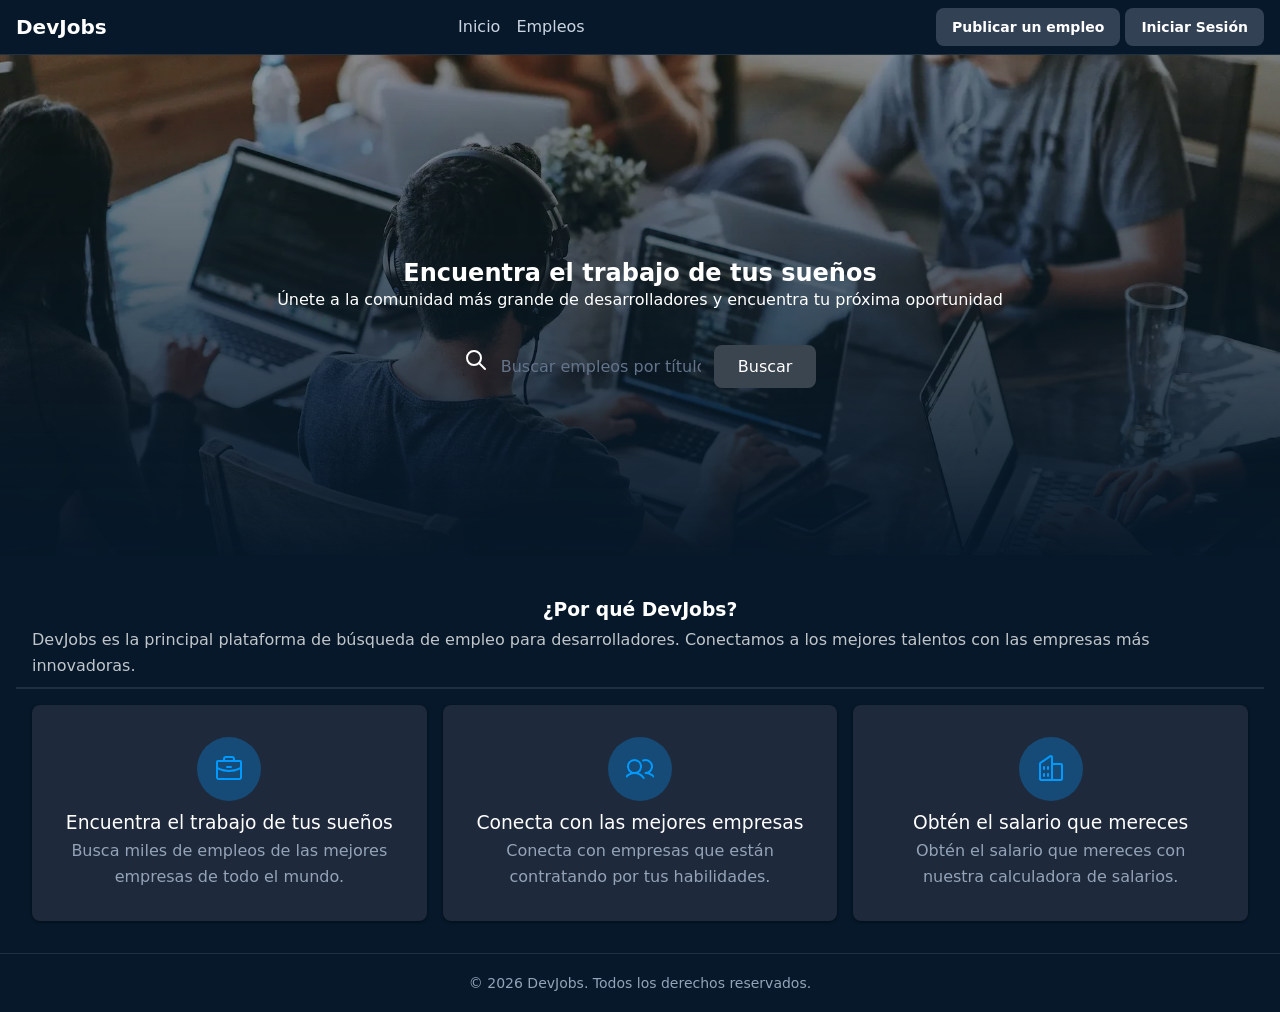
<file: index.html>
<!DOCTYPE html>
<html lang="es">
<head>
    <meta charset="UTF-8">
    <meta name="description" content="Encuentra las mejores ofertas para desarrolladores en DevJobs"/>
    <meta name="viewport" content="width=device-width, initial-scale=1.0">

    <link rel="stylesheet" href="./styles.css">
    <title>Dev Camp</title>
</head>
<body>
    <header>
        <h2>DevJobs</h2>
        <nav>
            <a href="">Inicio</a>
            <a href="">Empleos</a>
        </nav>

        <div>
            <a href="">Publicar un empleo</a>
            <a href="">Iniciar Sesión</a>
        </div>
    </header>

    <main>
        <section>
            <img src="background.webp" alt="no se encuentra el recurso">
            <h1>Encuentra el trabajo de tus sueños</h1>
            <p>Únete a la comunidad más grande de desarrolladores y encuentra tu próxima oportunidad</p>
            <form role="search">
                <svg xmlns="http://www.w3.org/2000/svg" width="24" height="24" viewBox="0 0 24 24" fill="none" stroke="currentColor" stroke-width="2" stroke-linecap="round" stroke-linejoin="round" class="icon icon-tabler icons-tabler-outline icon-tabler-search"><path stroke="none" d="M0 0h24v24H0z" fill="none" /><path d="M3 10a7 7 0 1 0 14 0a7 7 0 1 0 -14 0" /><path d="M21 21l-6 -6" /></svg>
                <input type="text" placeholder="Buscar empleos por título, habilidad o empresa">
                <button type="submit"> Buscar </button>
            </form>
        </section>
        <section>
            <header>
                <h3>¿Por qué DevJobs?</h3>
                <p>DevJobs es la principal plataforma de búsqueda de empleo para desarrolladores. Conectamos a los mejores
        talentos con las empresas más innovadoras.</p>
            </header>
            <footer>
                <article>
                    <svg fill="currentColor" height="32" viewBox="0 0 256 256" width="32" xmlns="http://www.w3.org/2000/svg"
                        aria-hidden="true">
                        <path
                        d="M216,56H176V48a24,24,0,0,0-24-24H104A24,24,0,0,0,80,48v8H40A16,16,0,0,0,24,72V200a16,16,0,0,0,16,16H216a16,16,0,0,0,16-16V72A16,16,0,0,0,216,56ZM96,48a8,8,0,0,1,8-8h48a8,8,0,0,1,8,8v8H96ZM216,72v41.61A184,184,0,0,1,128,136a184.07,184.07,0,0,1-88-22.38V72Zm0,128H40V131.64A200.19,200.19,0,0,0,128,152a200.25,200.25,0,0,0,88-20.37V200ZM104,112a8,8,0,0,1,8-8h32a8,8,0,0,1,0,16H112A8,8,0,0,1,104,112Z">
                        </path>
                    </svg>
                    <h3>Encuentra el trabajo de tus sueños</h3>
                    <p>Busca miles de empleos de las mejores empresas de todo el mundo.</p>
                </article>

                <article>
                    <svg fill="currentColor" height="32" viewBox="0 0 256 256" width="32" xmlns="http://www.w3.org/2000/svg"
                        aria-hidden="true">
                        <path
                        d="M117.25,157.92a60,60,0,1,0-66.5,0A95.83,95.83,0,0,0,3.53,195.63a8,8,0,1,0,13.4,8.74,80,80,0,0,1,134.14,0,8,8,0,0,0,13.4-8.74A95.83,95.83,0,0,0,117.25,157.92ZM40,108a44,44,0,1,1,44,44A44.05,44.05,0,0,1,40,108Zm210.14,98.7a8,8,0,0,1-11.07-2.33A79.83,79.83,0,0,0,172,168a8,8,0,0,1,0-16,44,44,0,1,0-16.34-84.87,8,8,0,1,1-5.94-14.85,60,60,0,0,1,55.53,105.64,95.83,95.83,0,0,1,47.22,37.71A8,8,0,0,1,250.14,206.7Z">
                        </path>
                    </svg>
                    <h3>Conecta con las mejores empresas</h3>
                    <p>Conecta con empresas que están contratando por tus habilidades.</p>
                </article>

                <article>
                    <svg fill="currentColor" height="32" viewBox="0 0 256 256" width="32" xmlns="http://www.w3.org/2000/svg"
                        aria-hidden="true">
                        <path
                        d="M240,208H224V96a16,16,0,0,0-16-16H144V32a16,16,0,0,0-24.88-13.32L39.12,72A16,16,0,0,0,32,85.34V208H16a8,8,0,0,0,0,16H240a8,8,0,0,0,0-16ZM208,96V208H144V96ZM48,85.34,128,32V208H48ZM112,112v16a8,8,0,0,1-16,0V112a8,8,0,1,1,16,0Zm-32,0v16a8,8,0,0,1-16,0V112a8,8,0,1,1,16,0Zm0,56v16a8,8,0,0,1-16,0V168a8,8,0,0,1,16,0Zm32,0v16a8,8,0,0,1-16,0V168a8,8,0,0,1,16,0Z">
                        </path>
                    </svg>
                    <h3>Obtén el salario que mereces</h3>
                    <p>Obtén el salario que mereces con nuestra calculadora de salarios.</p>
                </article>  
            </footer>
        </section>
    </main>
    
    <footer>
        <small>&copy; 2026 DevJobs. Todos los derechos reservados.</small>
    </footer>
    
</body>
</html>
</file>
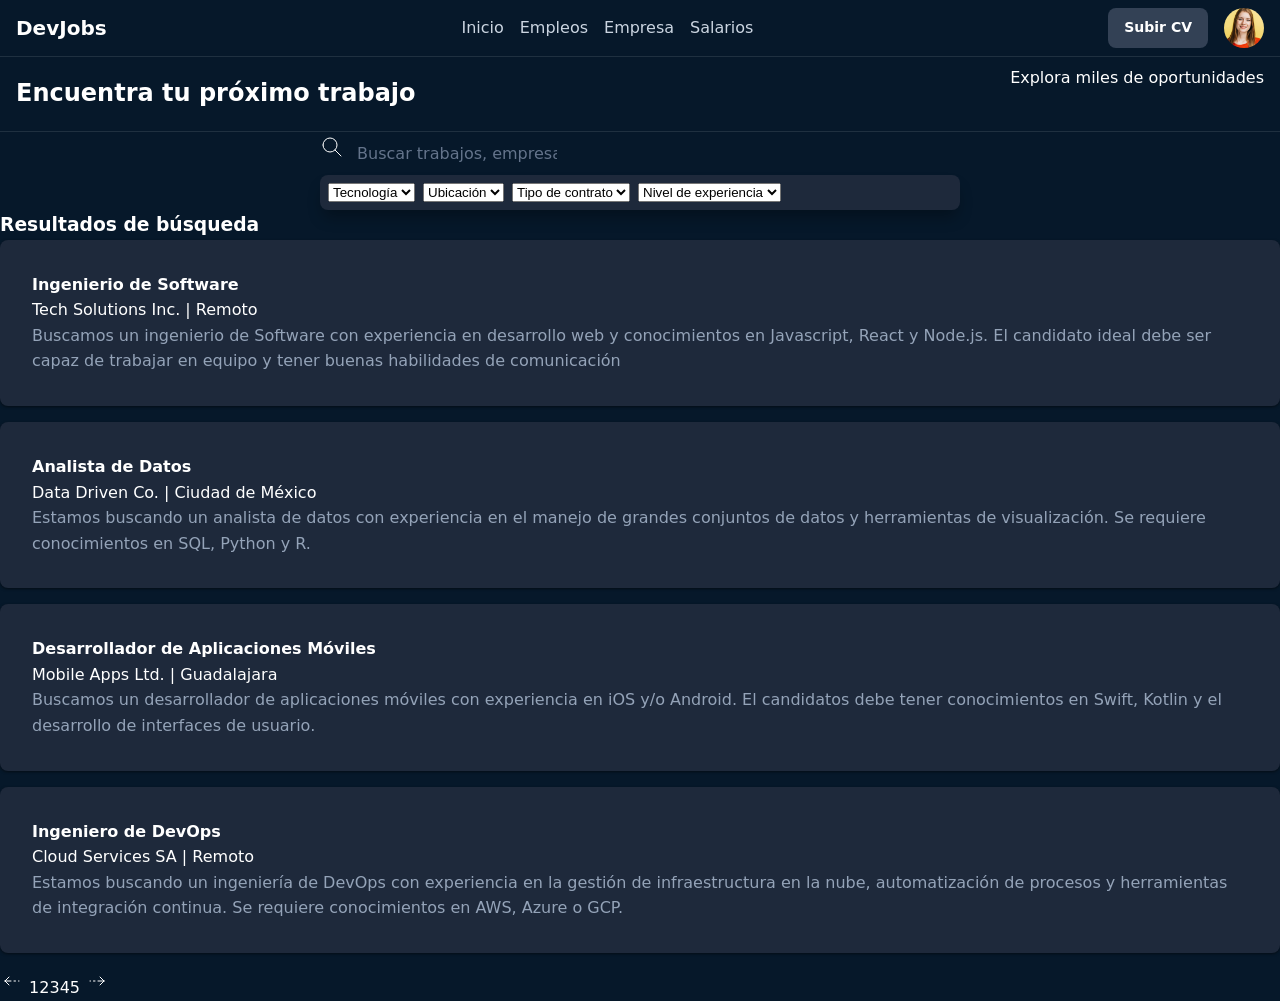
<file: busqueda.html>
<!DOCTYPE html>
<html lang="es">
<head>
    <meta charset="UTF-8">
    <meta name="viewport" content="width=device-width, initial-scale=1.0">
    <link rel="stylesheet" href="./styles.css">

    <title>Resultados de busqueda</title>
</head>
<body>
    <header class="busqueda">
        <h2>DevJobs</h2>
        <nav>
            <a href="">Inicio</a>
            <a href="">Empleos</a>
            <a href="">Empresa</a>
            <a href="">Salarios</a>
        </nav>

        <div>
            <a href="">Subir CV</a>
            <img src="./media/foto-cv.jpg" alt="foto-cv">
        </div>
    </header>
    <main class="resultado-busqueda">
        <header>
            <h1>Encuentra tu próximo trabajo</h1>
            <p>Explora miles de oportunidades</p>
        </header>
        <form role="search">
            <svg xmlns="http://www.w3.org/2000/svg" width="24" height="24" viewBox="0 0 24 24" fill="none" stroke="currentColor" stroke-width="1" stroke-linecap="round" stroke-linejoin="round" class="icon icon-tabler icons-tabler-outline icon-tabler-search"><path stroke="none" d="M0 0h24v24H0z" fill="none" /><path d="M3 10a7 7 0 1 0 14 0a7 7 0 1 0 -14 0" /><path d="M21 21l-6 -6" /></svg>

            <input type="text" placeholder="Buscar trabajos, empresas o habilidades">

            <div class="select-list">
                <select name="" id="">
                    <option value="tecnologia">Tecnología</option>
                </select>
                <select name="" id="">
                    <option value="ubi">Ubicación</option>
                </select>
                <select name="" id="">
                    <option value="tipo-contrato">Tipo de contrato</option>
                </select>
                <select name="" id="">
                    <option value="nivel-experiencia">Nivel de experiencia</option>
                </select>
            </div>
        </form>

        <section>
            <h3>Resultados de búsqueda</h3>
            <article>
                <h4>Ingenierio de Software</h4>
                <span>Tech Solutions Inc. | Remoto </span>
                <p>Buscamos un ingenierio de Software con experiencia en desarrollo web y conocimientos en Javascript, React y Node.js. El candidato ideal debe ser capaz de trabajar en equipo y tener buenas habilidades de comunicación</p>
            </article>
            <article>
                <h4>Analista de Datos</h4>
                <span>Data Driven Co. | Ciudad de México</span>
                <p>Estamos buscando un analista de datos con experiencia en el manejo de grandes conjuntos de datos y herramientas de visualización. Se requiere conocimientos en SQL, Python y R.</p>
            </article>
            <article>
                <h4>Desarrollador de Aplicaciones Móviles</h4>
                <span>Mobile Apps Ltd. | Guadalajara</span>
                <p>Buscamos un desarrollador de aplicaciones móviles con experiencia en iOS y/o Android. El candidatos debe tener conocimientos en Swift, Kotlin y el desarrollo de interfaces de usuario.</p>
            </article>
            <article>
                <h4>Ingeniero de DevOps</h4>
                <span>Cloud Services SA | Remoto</span>
                <p>Estamos buscando un ingeniería de DevOps con experiencia en la gestión de infraestructura en la nube, automatización de procesos y herramientas de integración continua. Se requiere conocimientos en AWS, Azure o GCP.</p>
            </article>
        </section>

        <div class="paginacion">
            <svg xmlns="http://www.w3.org/2000/svg" width="24" height="24" viewBox="0 0 24 24" fill="none" stroke="currentColor" stroke-width="1" stroke-linecap="round" stroke-linejoin="round" class="icon icon-tabler icons-tabler-outline icon-tabler-arrow-narrow-left-dashed"><path stroke="none" d="M0 0h24v24H0z" fill="none" /><path d="M5 12h6m3 0h1.5m3 0h.5" /><path d="M5 12l4 4" /><path d="M5 12l4 -4" /></svg>

            <span>1</span><span>2</span><span>3</span><span>4</span><span>5</span>

            <svg xmlns="http://www.w3.org/2000/svg" width="24" height="24" viewBox="0 0 24 24" fill="none" stroke="currentColor" stroke-width="1" stroke-linecap="round" stroke-linejoin="round" class="icon icon-tabler icons-tabler-outline icon-tabler-arrow-narrow-right-dashed"><path stroke="none" d="M0 0h24v24H0z" fill="none" /><path d="M5 12h.5m3 0h1.5m3 0h6" /><path d="M15 16l4 -4" /><path d="M15 8l4 4" /></svg>
        </div>
    </main>
</body>
</html>
</file>
<file: styles.css>
* {
  margin: 0;
  padding: 0;
  box-sizing: border-box;
}

:root {
  --primary: #3b4550;
  --primary-dark: #0a3d66;
  --primary-hover: #0d5ba8;
  --primary-light: #09f;
  --background: #06182a;
  --text-primary: #ffffff;
  --text-secondary: #cbd5e1;
  --text-muted: #94a3b8;
  --border: rgba(255, 255, 255, 0.1);
  --card-bg: #1e293b;
  --shadow: rgba(0, 0, 0, 0.3);
  --input-bg: #1e293b;
  --hsla-example: hsla(210, 100%, 56%, 1);
}

@font-face {
  font-family: 'Inter Variable';
  font-style: normal;
  font-display: swap;
  font-weight: 100 900;
  src: url(https://cdn.jsdelivr.net/fontsource/fonts/inter:vf@latest/latin-wght-normal.woff2) format('woff2-variations');
  unicode-range: U+0000-00FF,U+0131,U+0152-0153,U+02BB-02BC,U+02C6,U+02DA,U+02DC,U+0304,U+0308,U+0329,U+2000-206F,U+20AC,U+2122,U+2191,U+2193,U+2212,U+2215,U+FEFF,U+FFFD;
}

body {
  font-family: system-ui;
  background-color: var(--background);
  color: var(--text-primary);
  /* El alto sea el total de la altura de la pantalla del usuario */
  min-height: 100vh;
  display: flex;
  flex-direction: column;
  line-height: 1.6;
}

/* Títulos principales */

h1 {
  font-size: 1.5rem;
  line-height: 1.2;
  text-wrap: balance;
  display: flex;
  align-items: center;
  gap: 0.5rem;

  svg {
    width: 2rem;
    height: 2rem;
    color: var(--primary-light);
  }
}

h1 + p {
  text-wrap: balance;
  margin-bottom: 2rem
}

/* Header */
header {
  border-bottom: 1px solid var(--border);
  background: var(--background);
  padding: .5rem 1rem;
  display: flex;
  align-items: center;
  justify-content: space-between;
  gap: 2rem;

  h2 {
    font-size: 1.25rem;
    font-weight: 700;
    color: var(--text-primary);
  }
}

/* Navegación del header a otras páginas */
nav {
  align-items: center;
  gap: 1rem;
  display: flex;

  a {
    text-decoration: none;
    color: var(--text-secondary);
    transition: color 0.2s;
    font-weight: 500;

    &:hover, &:focus {
      color: var(--primary);
      outline: none;
    }
  }
}

/* Botones del Header */
header div a {
  padding: 0.5rem 1rem;
  border-radius: 0.5rem;
  background-color: #334155;
  color: var(--text-primary);
  display: inline-block;
  font-size: 0.875rem;
  font-weight: 700;
  text-decoration: none;
  /* TODO */
}

/* Hero */
main > section:nth-child(1) {
  height: 500px;
  text-align: center;
  display: flex;
  flex-direction: column;
  justify-content: center;
  align-items: center;

  h1 {
    padding-top: 36px;
  }

  & > img {
    position: absolute;
    width: 100%;
    height: 100%;
    object-fit: cover;
    z-index: -1;
    left: 0;
    right: 0;
    mask-image: linear-gradient(to bottom, rgba(16, 25, 34, 1) 5%, rgba(16, 25, 34, 0) 80%);
  }
}

/* Formulario de Búsqueda */
form {
  max-width: 42rem;
  width: 100%;
  margin: 0 auto;
  padding-inline: 1rem;
}

form > div {
  display: flex;
  align-items: center;
  background-color: var(--input-bg);
  border-radius: 0.5rem;
  box-shadow: 0 10px 15px -3px var(--shadow);
  padding: 0.5rem;
  gap: 0.5rem;
}

form span {
  padding-left: 0.75rem;
  color: var(--text-muted);
  display: flex;
  align-items: center;
  flex-shrink: 0;
}

form input[type="text"] {
  flex: 1;
  background: transparent;
  border: none;
  outline: none;
  color: var(--text-primary);
  padding: 0.75rem 0.5rem;
  font-size: 1rem;
  font-family: inherit;
}

form input[type="text"]::placeholder {
  color: #64748b;
}

button {
  padding: 0.75rem 1.5rem;
  border-radius: 0.5rem;
  background-color: var(--primary);
  color: white;
  font-weight: 400;
  border: none;
  cursor: pointer;
  transition: all 0.2s;
  font-family: inherit;
  font-size: 1rem;
  white-space: nowrap;

  &:hover, /* pseudo-clase que significa que el ratón está encima */
  &:focus { /* pseudo-clase que significa que el elemento tiene el foco */
    background-color: var(--primary-hover);
    outline: 2px solid white;
    outline-offset: 2px;
  }

  &:active { 
    transform: scale(0.90)
  }

  &:disabled {
    opacity: .5;
    pointer-events: none;
  }
}

/* Features Section */
main > section:nth-child(2) {
  padding-inline: 1rem;
  background-color: var(--background);
  padding-top: 2rem;

  & > header {
    gap: 2px;
    flex-direction: column;

    h2 {
      margin-bottom: 0;
    }

    p {
      opacity: .75;
    }
  }

  & > div {
    max-width: 1280px;
    margin: 0 auto;
  }
}

main > section:nth-child(2) h2 {
  font-size: 1.875rem;
  font-weight: 700;
  color: var(--text-primary);
  margin-bottom: 1rem;
}

main > section:nth-child(2) > div > div:first-child > p {
  font-size: 1.125rem;
  color: var(--text-muted);
  max-width: 42rem;
  margin: 0 auto;
}

/* Grid de Features */
main > section:nth-child(2) footer {
    display: grid;
    gap: 1rem;
    grid-template-columns: 1fr;
}

@media (width >= 640px){
    main > section:nth-child(2) footer{
        grid-template-columns: 1fr 1fr 1fr;
    }
}
/* Feature Cards */
/* article {
  background-color: var(--card-bg);
  padding: 2rem;
  margin-bottom: 16px;
  border-radius: 0.5rem;                   
  box-shadow: 0px 1px 3px 0 var(--shadow); 

  svg {
    color: var(--primary-light);          
    background: rgba(0, 153, 255, 0.3);  
    border-radius: 9999px;               
    width: 64px;                         
    height: 64px;                        
    padding: 16px;                       
  }

  h3 {
    font-weight: 500;
  }

  p {
    color: var(--text-muted);
  }
} */

/* Footer */
footer {
  background-color: var(--background);
  border-top: 1px solid var(--border);
  text-align: center;
  padding: 16px;

  small {
    color: var(--text-muted);
    font-size: 0.875rem;
  }
}

article {
  background-color: var(--card-bg);
  /* El rem es una unidad de medida relativa o dependiente de otro valor (tamaño de la fuente del elemento padre) */
  padding: 2rem;
  margin-bottom: 16px;
  border-radius: 0.5rem;
  box-shadow: 0px 1px 3px 0px rgba(0, 0, 0, 0.5);

  svg {
    color: var(--primary-light);
    background: rgba(0, 153, 255, .3);
    width: 64px;
    height: 64px;
    border-radius: 100%;
    padding: 16px;
  }

  p {
    color: var(--text-muted);
  }

  h3 {
    font-weight: 500;
  }
}


/* 
 * Resultados de búsqueda
 TODO: Cabecera
*/

.busqueda div {
  display: flex; 
  justify-content: space-between;
  gap: 1rem;

  img{
    width: 2.5rem;
    height: 2.5rem;
    object-fit: cover;
    border-radius: 50%;
  }
}
</file>
